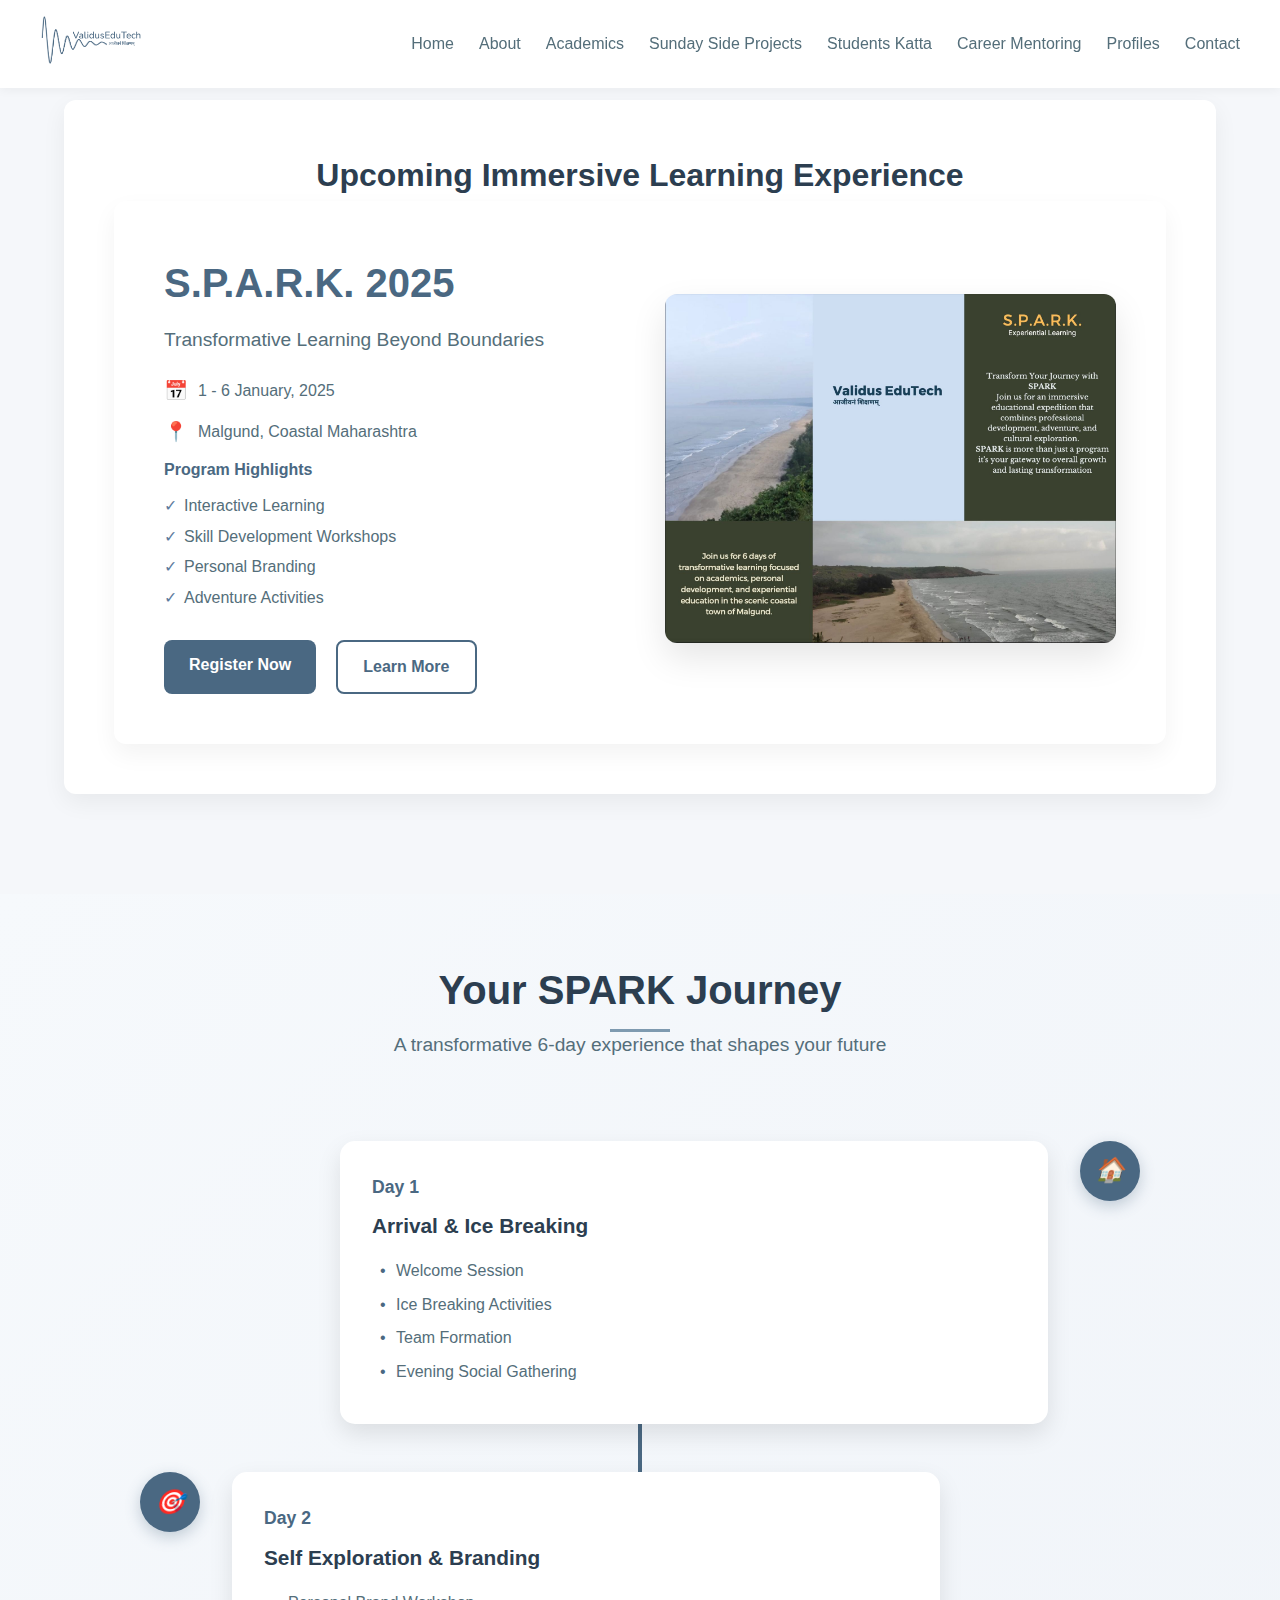
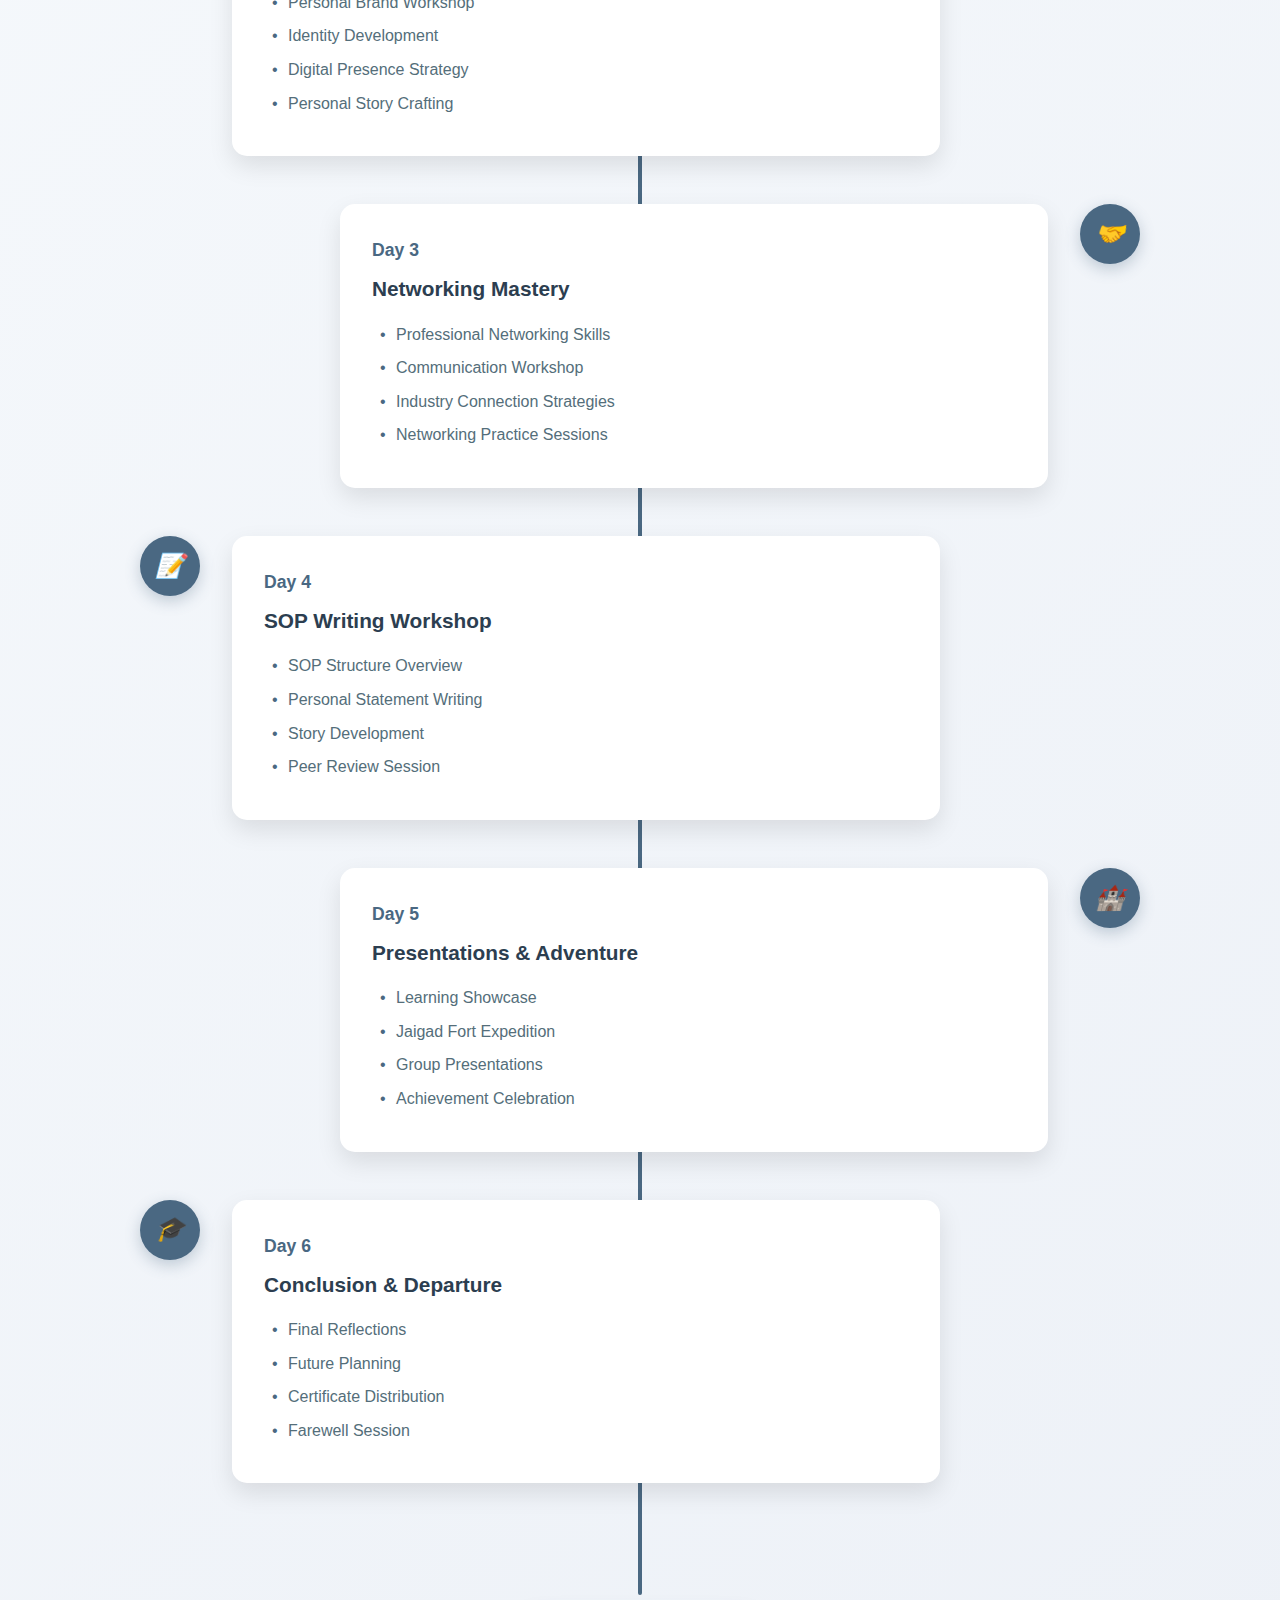
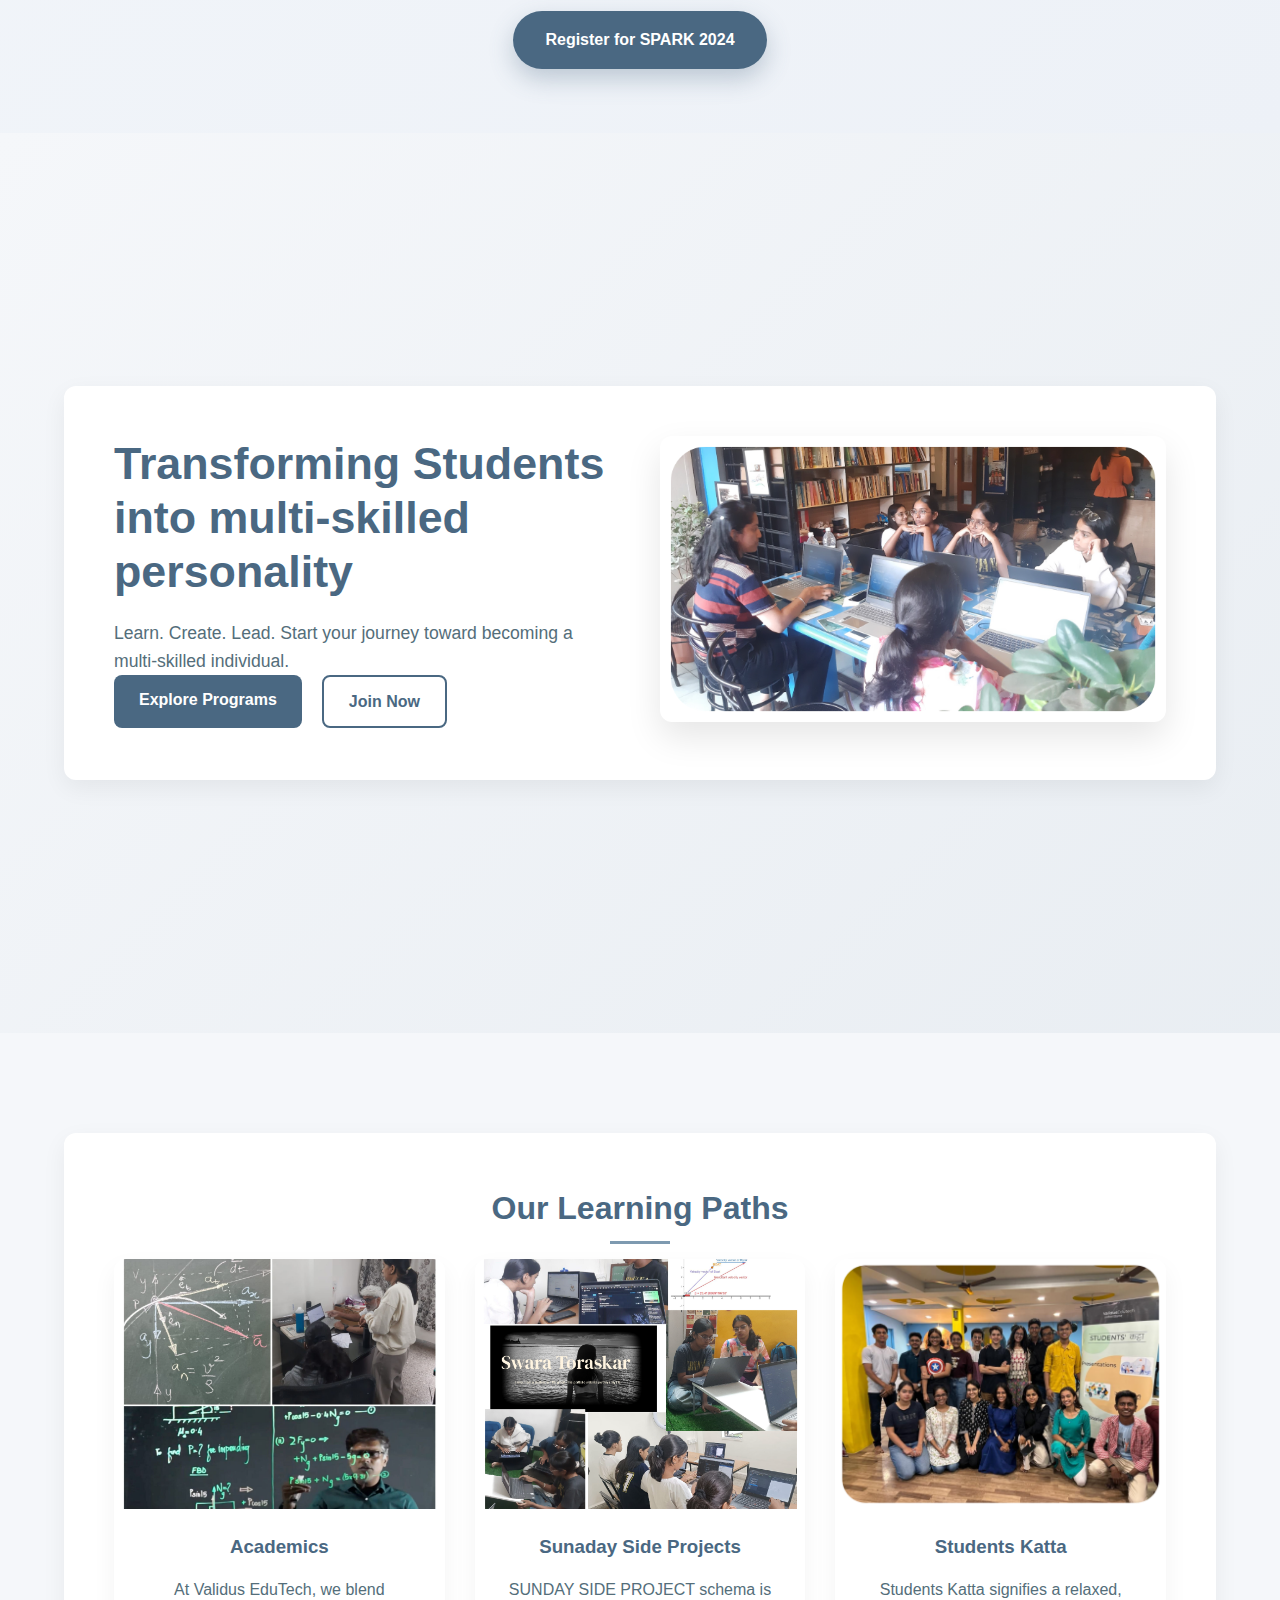
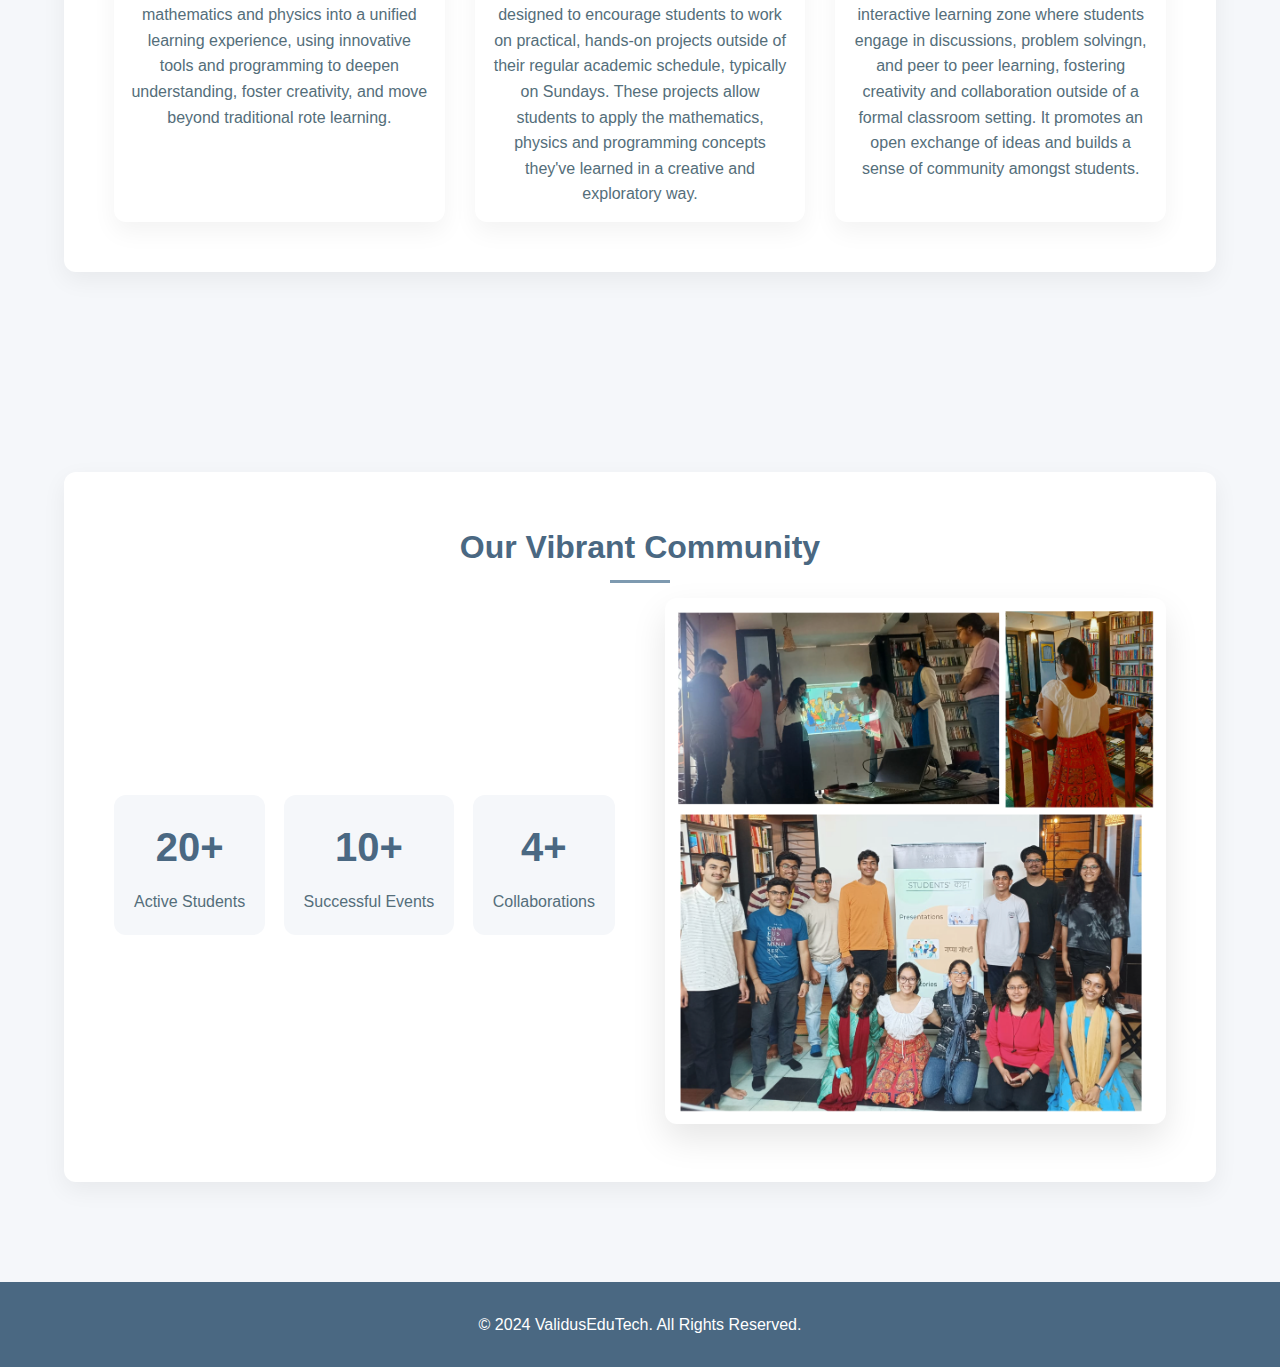
<file: index.html>
<!DOCTYPE html>
<html lang="en">
<head>
    <meta charset="UTF-8">
    <meta name="viewport" content="width=device-width, initial-scale=1.0">
    <title>ValidusEduTech - Development Center</title>
    <link rel="stylesheet" href="styles.css">
    <link rel="stylesheet" href="home.css">
    <link rel="stylesheet" href="upcoming_event.css">
</head>
<body>
    <header>
        <nav>
            <div class="logo">
                <img src="assests/logo.png" alt="ValidusEduTech Logo">
            </div>
            <label for="nav-toggle" class="nav-toggle-label">
                <span></span>
            </label>
            <ul class="nav-menu">
                <li><a href="index.html">Home</a></li>
                <li><a href="about.html">About</a></li>
                <li><a href="academics.html">Academics</a></li>
                <li><a href="ssp.html">Sunday Side Projects</a></li>
                <li><a href="sk.html">Students Katta</a></li>
                <li><a href="mentoring.html">Career Mentoring</a></li>
                <li><a href="profiles.html">Profiles</a></li>
                <li><a href="contact.html">Contact</a></li>
            </ul>
        </nav>
    </header>

    <main>
        <section id="upcoming-event" class="section">
            <div class="container">
                <h1>Upcoming Immersive Learning Experience</h1>
                <div class="event-showcase">
                    <div class="event-content">
                        <h3>S.P.A.R.K. 2025</h3>
                        <p class="event-tagline">Transformative Learning Beyond Boundaries</p>
                        <div class="event-details">
                            <div class="event-detail">
                                <span class="detail-icon">📅</span>
                                <span>1 - 6 January, 2025</span>
                            </div>
                            <div class="event-detail">
                                <span class="detail-icon">📍</span>
                                <span>Malgund, Coastal Maharashtra</span>
                            </div>
                            <div class="event-highlights">
                                <h4>Program Highlights</h4>
                                <ul>
                                    <li>Interactive Learning</li>
                                    <li>Skill Development Workshops</li>
                                    <li>Personal Branding</li>
                                    <li>Adventure Activities</li>
                                </ul>
                            </div>
                        </div>
                        <div class="event-cta">
                            <a href="contact.html" class="btn btn-primary">Register Now</a>
                            <a href="assests/SPARK.pdf" class="btn btn-secondary">Learn More</a>
                        </div>
                    </div>
                    <div class="event-image">
                        <img src="assests/event_01.jpeg" alt="SPARK 2024 Event">
                    </div>
                </div>
            </div>
        </section>

        <section class="timeline-section">
            <div class="container">
                <div class="timeline-header">
                    <h2 class="section-title">Your SPARK Journey</h2>
                    <p class="section-subtitle">A transformative 6-day experience that shapes your future</p>
                </div>
                
                <div class="timeline">
                    <div class="timeline-item">
                        <div class="timeline-content">
                            <div class="timeline-icon">
                                <i class="fas">🏠</i>
                            </div>
                            <div class="timeline-body">
                                <div class="timeline-date">Day 1</div>
                                <h3>Arrival & Ice Breaking</h3>
                                <ul>
                                    <li>Welcome Session</li>
                                    <li>Ice Breaking Activities</li>
                                    <li>Team Formation</li>
                                    <li>Evening Social Gathering</li>
                                </ul>
                            </div>
                        </div>
                    </div>
        
                    <div class="timeline-item">
                        <div class="timeline-content">
                            <div class="timeline-icon">
                                <i class="fas">🎯</i>
                            </div>
                            <div class="timeline-body">
                                <div class="timeline-date">Day 2</div>
                                <h3>Self Exploration & Branding</h3>
                                <ul>
                                    <li>Personal Brand Workshop</li>
                                    <li>Identity Development</li>
                                    <li>Digital Presence Strategy</li>
                                    <li>Personal Story Crafting</li>
                                </ul>
                            </div>
                        </div>
                    </div>
        
                    <div class="timeline-item">
                        <div class="timeline-content">
                            <div class="timeline-icon">
                                <i class="fas">🤝</i>
                            </div>
                            <div class="timeline-body">
                                <div class="timeline-date">Day 3</div>
                                <h3>Networking Mastery</h3>
                                <ul>
                                    <li>Professional Networking Skills</li>
                                    <li>Communication Workshop</li>
                                    <li>Industry Connection Strategies</li>
                                    <li>Networking Practice Sessions</li>
                                </ul>
                            </div>
                        </div>
                    </div>
        
                    <div class="timeline-item">
                        <div class="timeline-content">
                            <div class="timeline-icon">
                                <i class="fas">📝</i>
                            </div>
                            <div class="timeline-body">
                                <div class="timeline-date">Day 4</div>
                                <h3>SOP Writing Workshop</h3>
                                <ul>
                                    <li>SOP Structure Overview</li>
                                    <li>Personal Statement Writing</li>
                                    <li>Story Development</li>
                                    <li>Peer Review Session</li>
                                </ul>
                            </div>
                        </div>
                    </div>
        
                    <div class="timeline-item">
                        <div class="timeline-content">
                            <div class="timeline-icon">
                                <i class="fas">🏰</i>
                            </div>
                            <div class="timeline-body">
                                <div class="timeline-date">Day 5</div>
                                <h3>Presentations & Adventure</h3>
                                <ul>
                                    <li>Learning Showcase</li>
                                    <li>Jaigad Fort Expedition</li>
                                    <li>Group Presentations</li>
                                    <li>Achievement Celebration</li>
                                </ul>
                            </div>
                        </div>
                    </div>
        
                    <div class="timeline-item">
                        <div class="timeline-content">
                            <div class="timeline-icon">
                                <i class="fas">🎓</i>
                            </div>
                            <div class="timeline-body">
                                <div class="timeline-date">Day 6</div>
                                <h3>Conclusion & Departure</h3>
                                <ul>
                                    <li>Final Reflections</li>
                                    <li>Future Planning</li>
                                    <li>Certificate Distribution</li>
                                    <li>Farewell Session</li>
                                </ul>
                            </div>
                        </div>
                    </div>
                </div>
        
                <div class="timeline-cta">
                    <a href="#" class="cta-button">Register for SPARK 2024</a>
                </div>
            </div>
        </section>
        
        <section id="home" class="section hero-section">
            <div class="container">
                <div class="hero-content">
                    <h1>Transforming Students into multi-skilled personality</h1>
                    <p>Learn. Create. Lead. Start your journey toward becoming a multi-skilled individual.</p>
                    <div class="hero-cta">
                        <a href="#programs" class="btn btn-primary">Explore Programs</a>
                        <a href="contact.html" class="btn btn-secondary">Join Now</a>
                    </div>
                </div>
                <div class="hero-image">
                    <img src="assests/home_02.png" alt="Developers Collaborating">
                </div>
            </div>
        </section>

        <section id="programs" class="section">
            <div class="container">
                <h2>Our Learning Paths</h2>
                <div class="program-grid">
                    <div class="program-card">
                        <img src="assests/home_03.png" alt="Web Development">
                        <h3>Academics</h3>
                        <p>At Validus EduTech, we blend mathematics and physics into a unified learning experience, using innovative tools and programming to deepen understanding, foster creativity, and move beyond traditional rote learning.
                        </p>
                    </div>
                    <div class="program-card">
                        <img src="assests/home_01.png" alt="Mobile Development">
                        <h3>Sunaday Side Projects</h3>
                        <p>SUNDAY SIDE PROJECT schema is designed to encourage students to work on practical, hands-on projects outside of their regular academic schedule, typically on Sundays. These projects allow students to apply the mathematics, physics and programming concepts they've learned in a creative and exploratory way.</p>
                    </div>
                    <div class="program-card">
                        <img src="assests/home_05.png" alt="AI & Machine Learning">
                        <h3>Students Katta</h3>
                        <p>Students Katta signifies a relaxed, interactive learning zone where students engage in discussions, problem solvingn, and peer to peer learning, fostering creativity and collaboration outside of a formal classroom setting. It promotes an open exchange of ideas and builds a sense of community amongst students.</p>
                    </div>
                </div>
            </div>
        </section>

        <section id="community" class="section">
            <div class="container">
                <h2>Our Vibrant Community</h2>
                <div class="community-showcase">
                    <div class="community-stats">
                        <div class="stat-item">
                            <h3>20+</h3>
                            <p>Active Students</p>
                        </div>
                        <div class="stat-item">
                            <h3>10+</h3>
                            <p>Successful Events</p>
                        </div>
                        <div class="stat-item">
                            <h3>4+</h3>
                            <p>Collaborations</p>
                        </div>
                    </div>
                    <div class="community-image">
                        <img src="assests/home_04.png" alt="ValidusEduTech Community">
                    </div>
                </div>
            </div>
        </section>
    </main>

    <footer>
        <div class="container">
            © 2024 ValidusEduTech. All Rights Reserved.
        </div>
    </footer>

    <script src="script.js"></script>
    <script src="upcoming_event.js"></script>
</body>
</html>
</file>
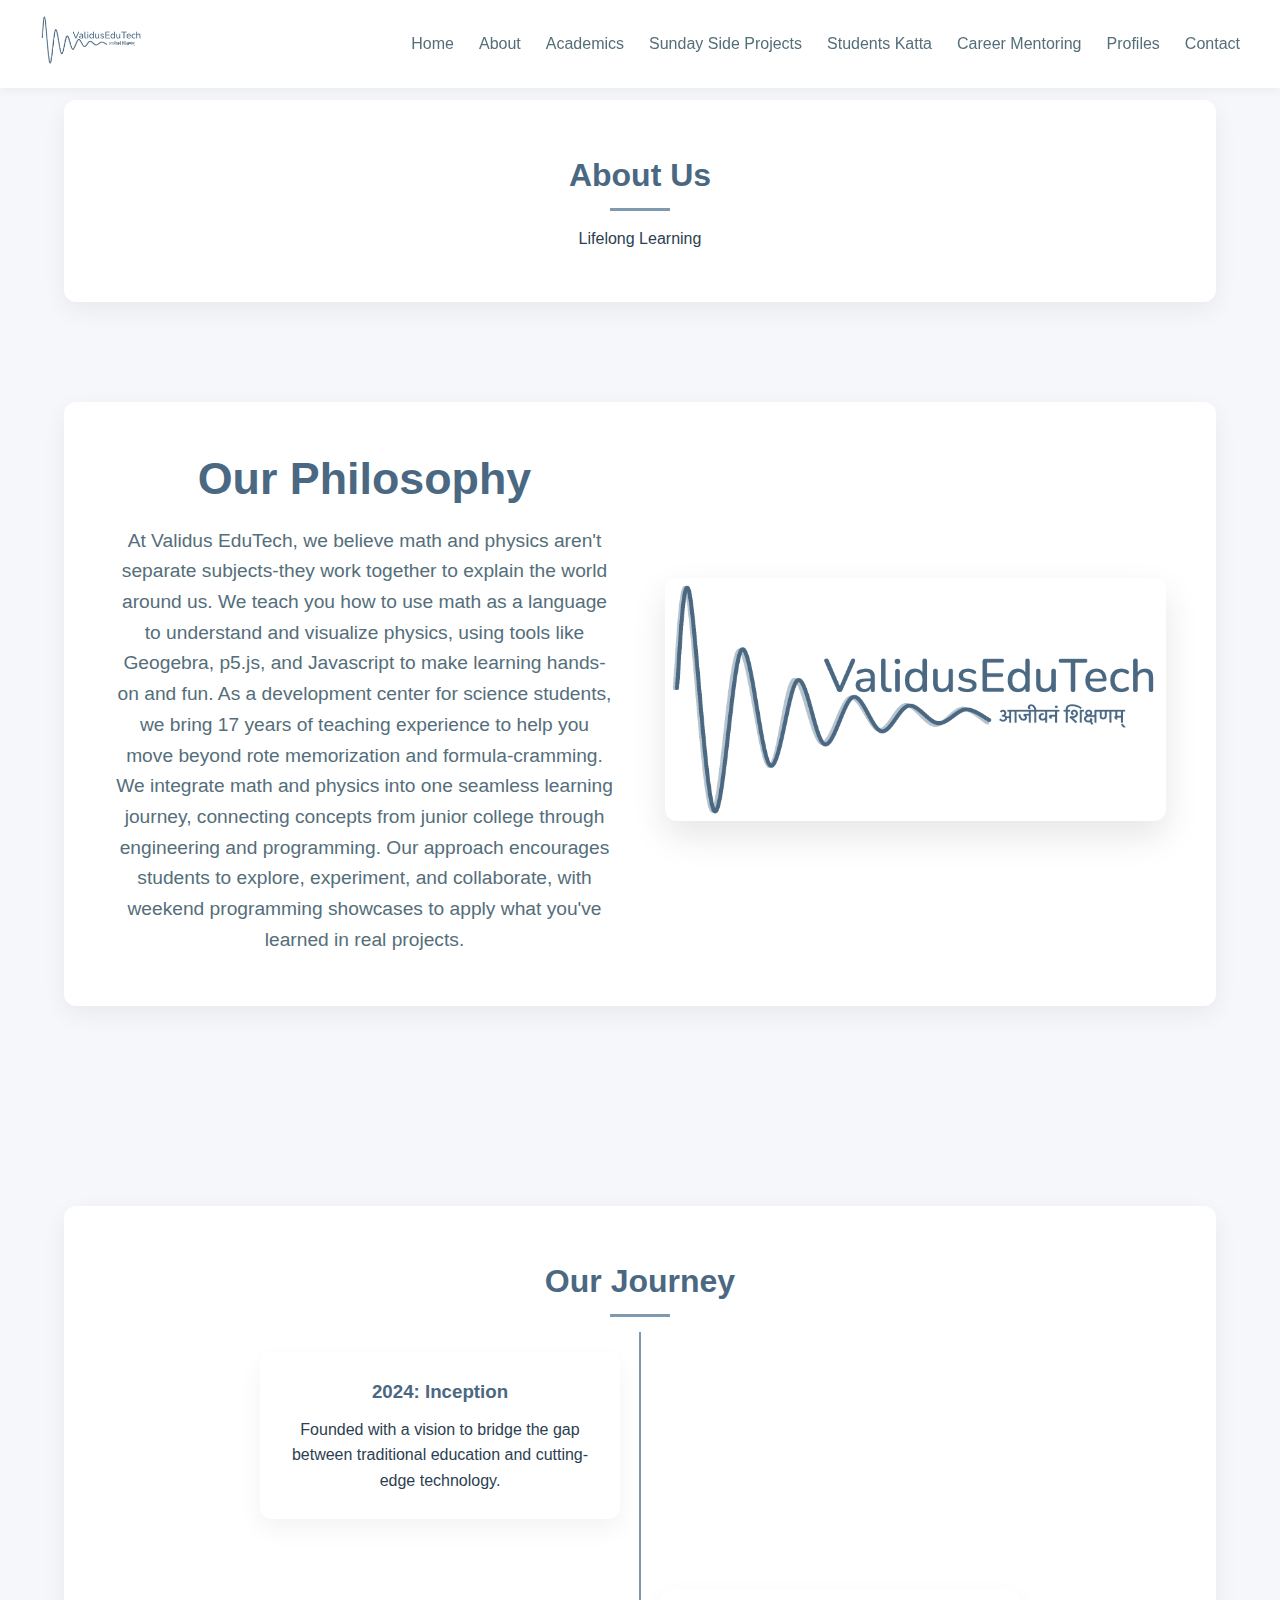
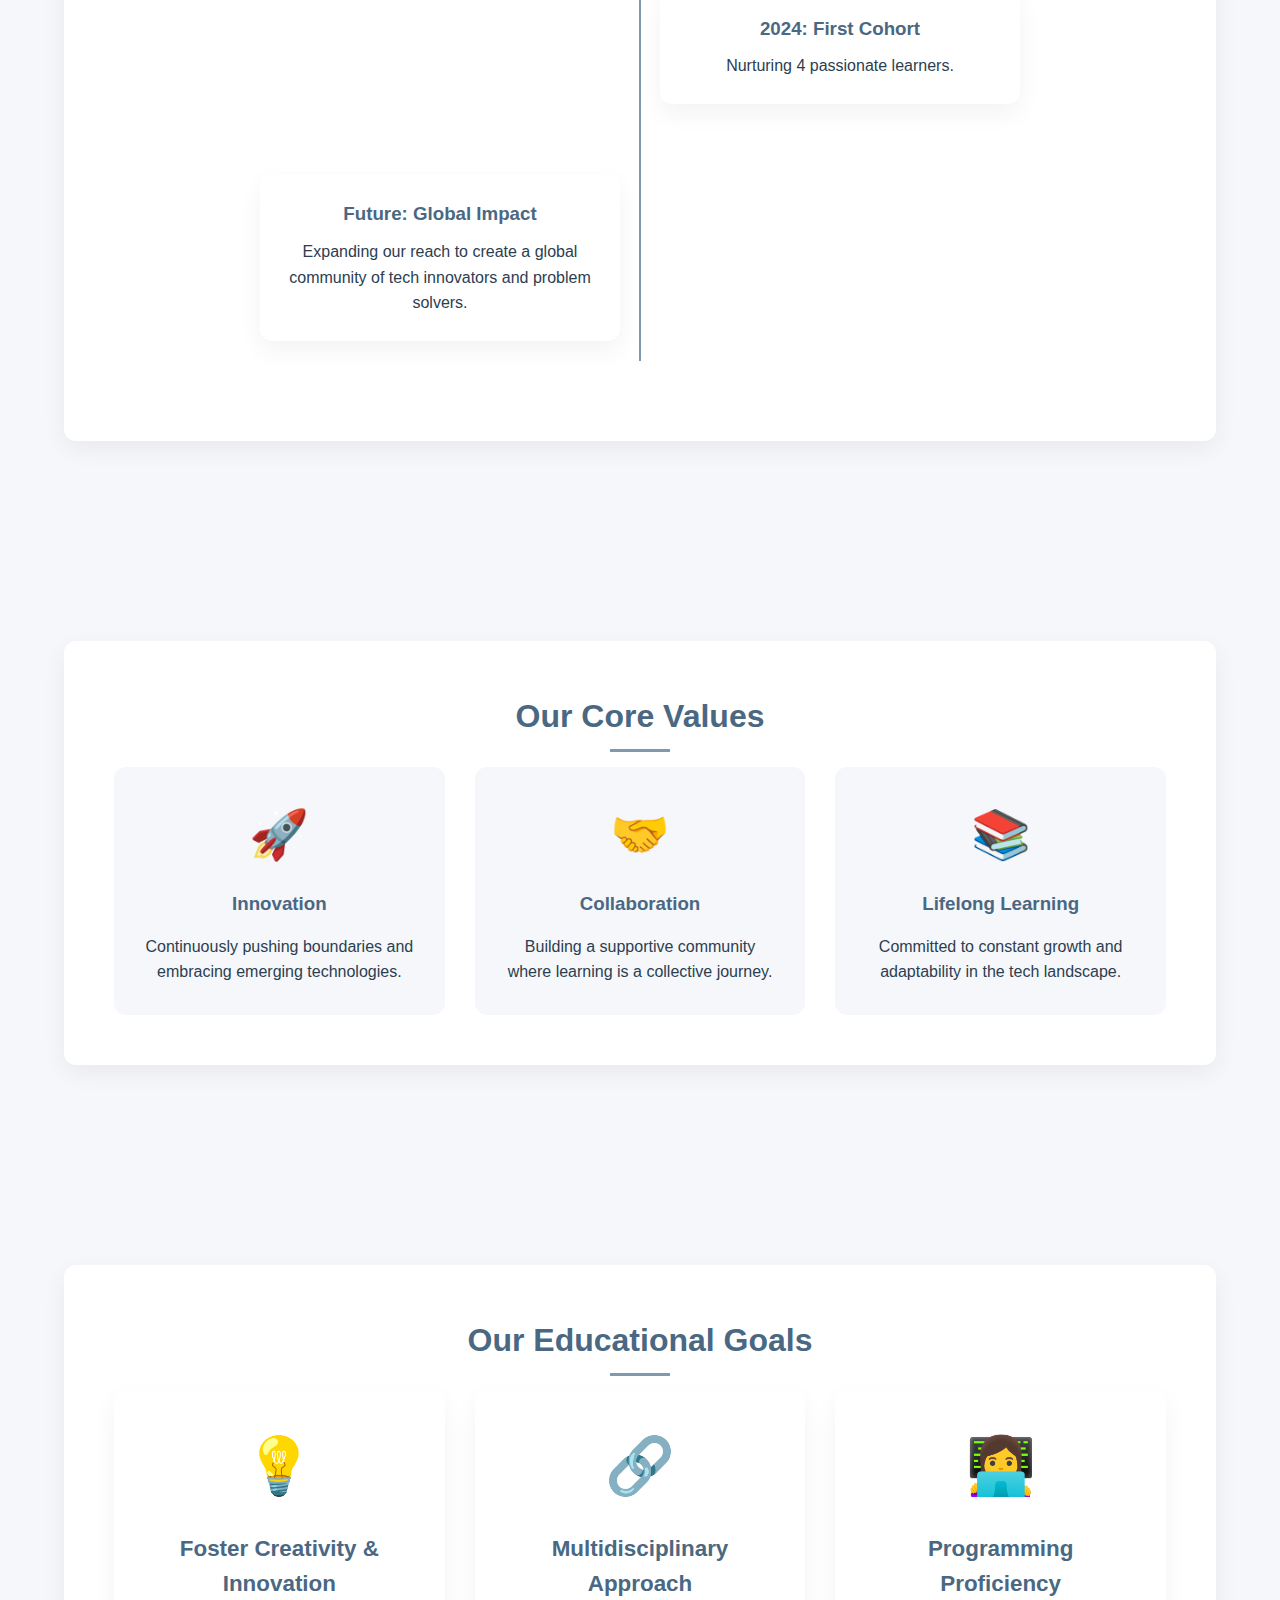
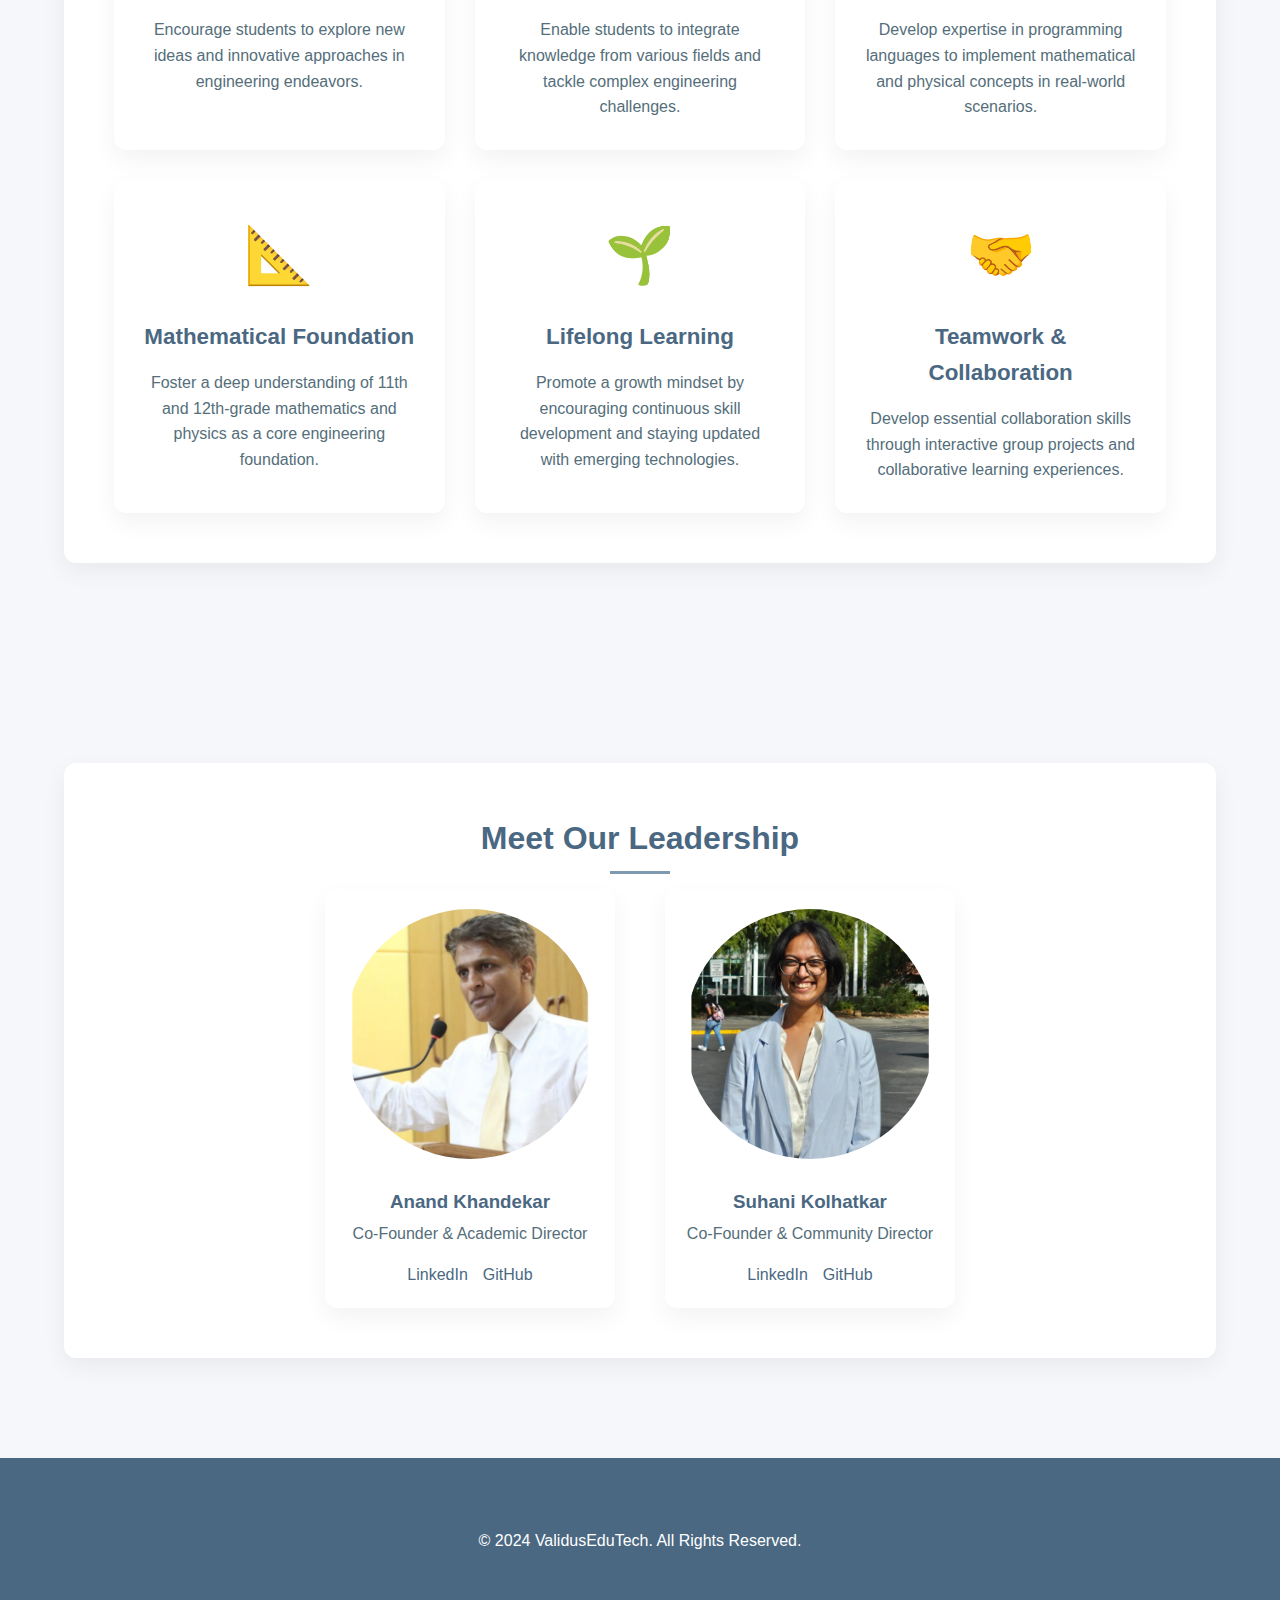
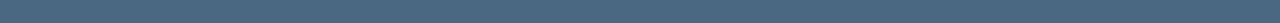
<file: about.html>
<!DOCTYPE html>
<html lang="en">
<head>
    <meta charset="UTF-8">
    <meta name="viewport" content="width=device-width, initial-scale=1.0">
    <title>About ValidusEduTech - Empowering Future Developers</title>
    <link rel="stylesheet" href="styles.css">
    <link rel="stylesheet" href="about.css">
</head>
<body>
    <header>
        <nav>
            <div class="logo">
                <img src="assests/logo.png" alt="ValidusEduTech Logo">
            </div>
            <ul class="nav-menu">
                <li><a href="index.html">Home</a></li>
                <li><a href="about.html">About</a></li>
                <li><a href="academics.html">Academics</a></li>
                <li><a href="ssp.html">Sunday Side Projects</a></li>
                <li><a href="sk.html">Students Katta</a></li>
                <li><a href="mentoring.html">Career Mentoring</a></li>
                <li><a href="profiles.html">Profiles</a></li>
                <li><a href="contact.html">Contact</a></li>
            </ul>
        </nav>
    </header>

    <main>
        <section id="hero-about" class="section">
            <div class="about-container container">
                <h2>About Us</h2>
                <p>Lifelong Learning</p>
            </div>
            <div class="container">
                <div class="about-hero">
                    <div class="about-hero-content">
                        <h1>Our Philosophy</h1>
                        <p>At Validus EduTech, we believe math and physics aren't separate subjects-they work together to explain the world around us. We teach you how to use math as a language to understand and visualize physics, using tools like Geogebra, p5.js, and Javascript to make learning hands-on and fun.

                            As a development center for science students, we bring 17 years of teaching experience to help you move beyond rote memorization and formula-cramming. We integrate math and physics into one seamless learning journey, connecting concepts from junior college through engineering and programming. Our approach encourages students to explore, experiment, and collaborate, with weekend programming showcases to apply what you've learned in real projects.</p>
                    </div>
                    <div class="about-hero-image">
                        <img src="assests/logo.png" alt="ValidusEduTech Mission">
                    </div>
                </div>
            </div>
        </section>

        <section id="our-journey" class="section">
            <div class="container">
                <h2>Our Journey</h2>
                <div class="journey-timeline">
                    <div class="timeline-item">
                        <div class="timeline-content">
                            <h3>2024: Inception</h3>
                            <p>Founded with a vision to bridge the gap between traditional education and cutting-edge technology.</p>
                        </div>
                    </div>
                    <div class="timeline-item">
                        <div class="timeline-content">
                            <h3>2024: First Cohort</h3>
                            <p>Nurturing 4 passionate learners.</p>
                        </div>
                    </div>
                    <div class="timeline-item">
                        <div class="timeline-content">
                            <h3>Future: Global Impact</h3>
                            <p>Expanding our reach to create a global community of tech innovators and problem solvers.</p>
                        </div>
                    </div>
                </div>
            </div>
        </section>

        <section id="core-values" class="section">
            <div class="container">
                <h2>Our Core Values</h2>
                <div class="values-grid">
                    <div class="value-card">
                        <div class="value-icon">🚀</div>
                        <h3>Innovation</h3>
                        <p>Continuously pushing boundaries and embracing emerging technologies.</p>
                    </div>
                    <div class="value-card">
                        <div class="value-icon">🤝</div>
                        <h3>Collaboration</h3>
                        <p>Building a supportive community where learning is a collective journey.</p>
                    </div>
                    <div class="value-card">
                        <div class="value-icon">📚</div>
                        <h3>Lifelong Learning</h3>
                        <p>Committed to constant growth and adaptability in the tech landscape.</p>
                    </div>
                </div>
            </div>
        </section>
        <section id="our-goals" class="section">
            <div class="container">
                <h2>Our Educational Goals</h2>
                <div class="goals-grid">
                    <div class="goal-card">
                        <div class="goal-icon">💡</div>
                        <div class="goal-content">
                            <h3>Foster Creativity & Innovation</h3>
                            <p>Encourage students to explore new ideas and innovative approaches in engineering endeavors.</p>
                        </div>
                    </div>
                    <div class="goal-card">
                        <div class="goal-icon">🔗</div>
                        <div class="goal-content">
                            <h3>Multidisciplinary Approach</h3>
                            <p>Enable students to integrate knowledge from various fields and tackle complex engineering challenges.</p>
                        </div>
                    </div>
                    <div class="goal-card">
                        <div class="goal-icon">👩‍💻</div>
                        <div class="goal-content">
                            <h3>Programming Proficiency</h3>
                            <p>Develop expertise in programming languages to implement mathematical and physical concepts in real-world scenarios.</p>
                        </div>
                    </div>
                    <div class="goal-card">
                        <div class="goal-icon">📐</div>
                        <div class="goal-content">
                            <h3>Mathematical Foundation</h3>
                            <p>Foster a deep understanding of 11th and 12th-grade mathematics and physics as a core engineering foundation.</p>
                        </div>
                    </div>
                    <div class="goal-card">
                        <div class="goal-icon">🌱</div>
                        <div class="goal-content">
                            <h3>Lifelong Learning</h3>
                            <p>Promote a growth mindset by encouraging continuous skill development and staying updated with emerging technologies.</p>
                        </div>
                    </div>
                    <div class="goal-card">
                        <div class="goal-icon">🤝</div>
                        <div class="goal-content">
                            <h3>Teamwork & Collaboration</h3>
                            <p>Develop essential collaboration skills through interactive group projects and collaborative learning experiences.</p>
                        </div>
                    </div>
                </div>
            </div>
        </section>
        <section id="leadership" class="section">
            <div class="container">
                <h2>Meet Our Leadership</h2>
                <div class="leadership-grid">
                    <div class="leader-card">
                        <img src="assests/about_02.png" alt="Founder">
                        <div class="leader-info">
                            <h3>Anand Khandekar</h3>
                            <p>Co-Founder & Academic Director</p>
                            <div class="leader-socials">
                                <a href="https://www.linkedin.com/in/therunningprofessor/?originalSubdomain=in" class="social-icon">LinkedIn</a>
                                <a href="#" class="social-icon">GitHub</a>
                            </div>
                        </div>
                    </div>
                    <div class="leader-card">
                        <img src="assests/about_01.png" alt="Academic Director">
                        <div class="leader-info">
                            <h3>Suhani Kolhatkar</h3>
                            <p>Co-Founder & Community Director</p>
                            <div class="leader-socials">
                                <a href="https://www.linkedin.com/in/suhani-kolhatkar/?originalSubdomain=in" class="social-icon">LinkedIn</a>
                                <a href="#" class="social-icon">GitHub</a>
                            </div>
                        </div>
                    </div>
                </div>
            </div>
        </section>
    </main>

    <footer>
        <div class="container">
            © 2024 ValidusEduTech. All Rights Reserved.
        </div>
    </footer>

    <script src="script.js"></script>
</body>
</html>
</file>
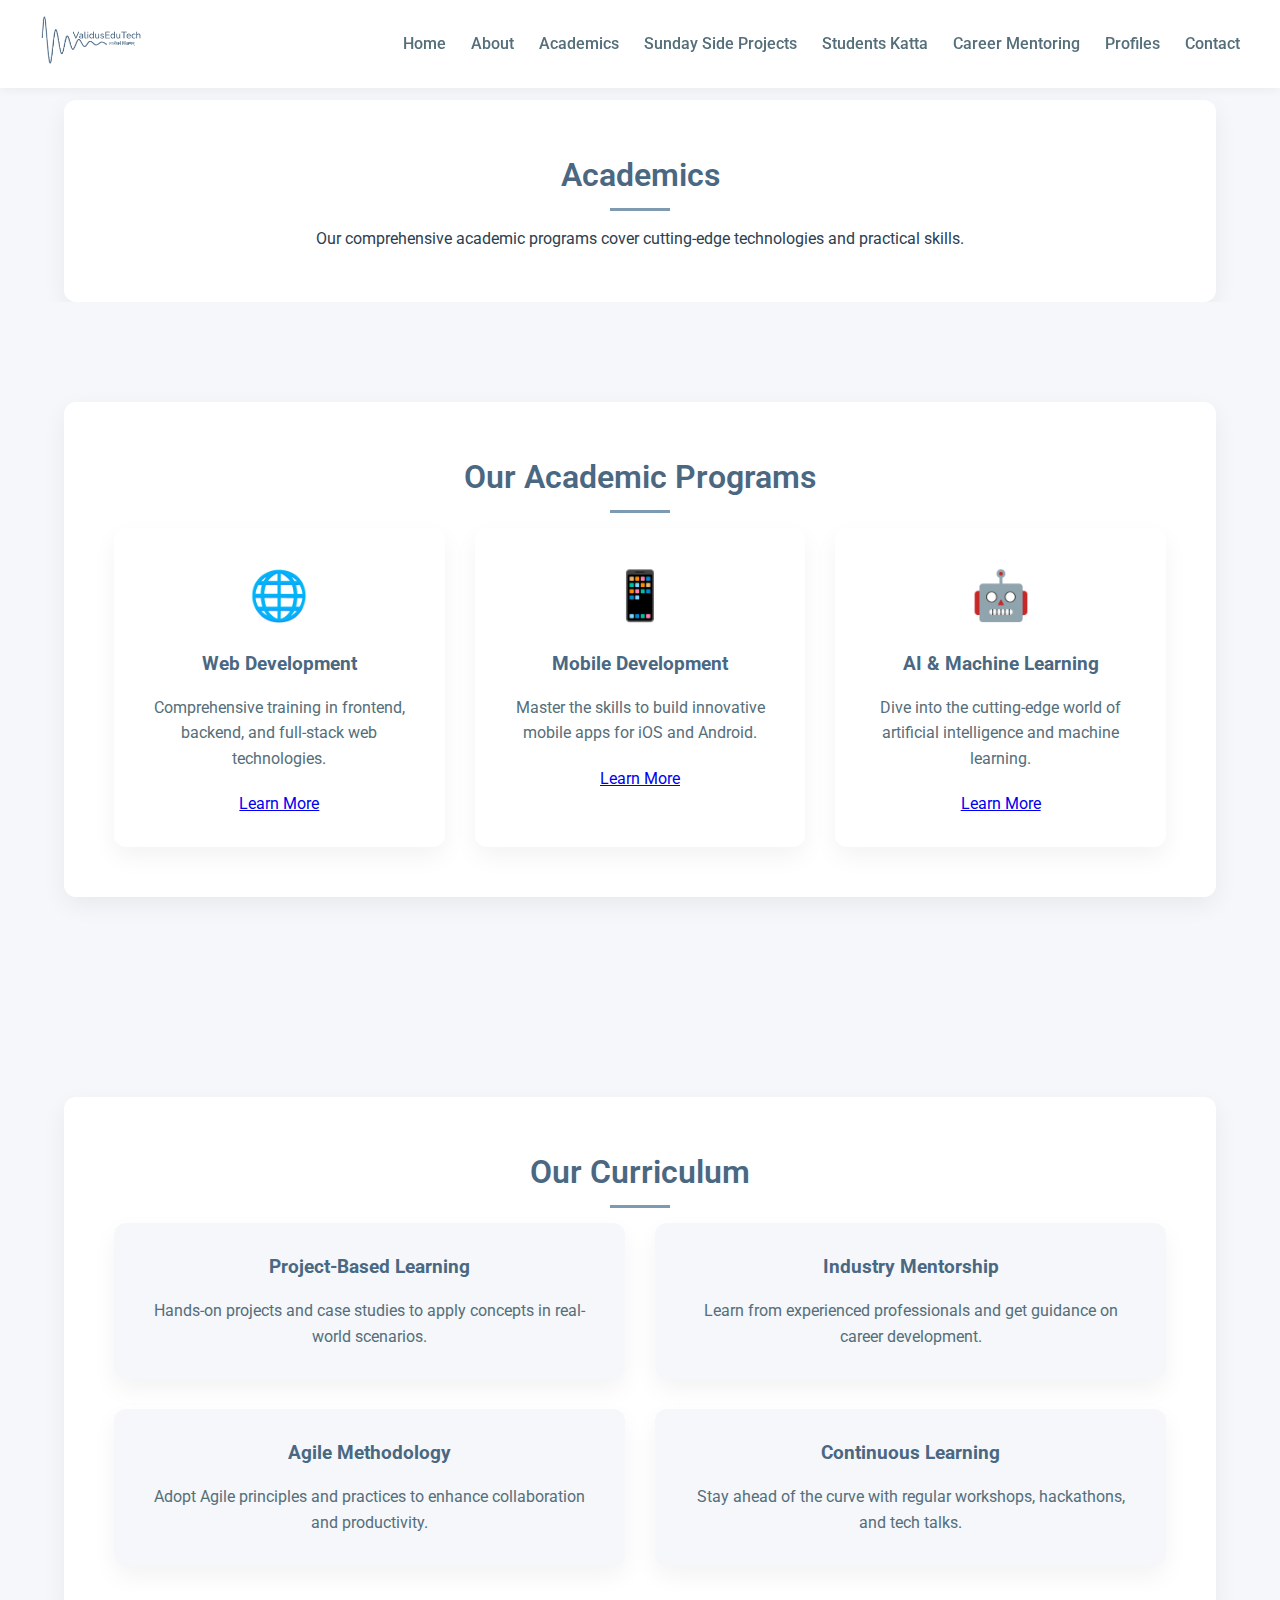
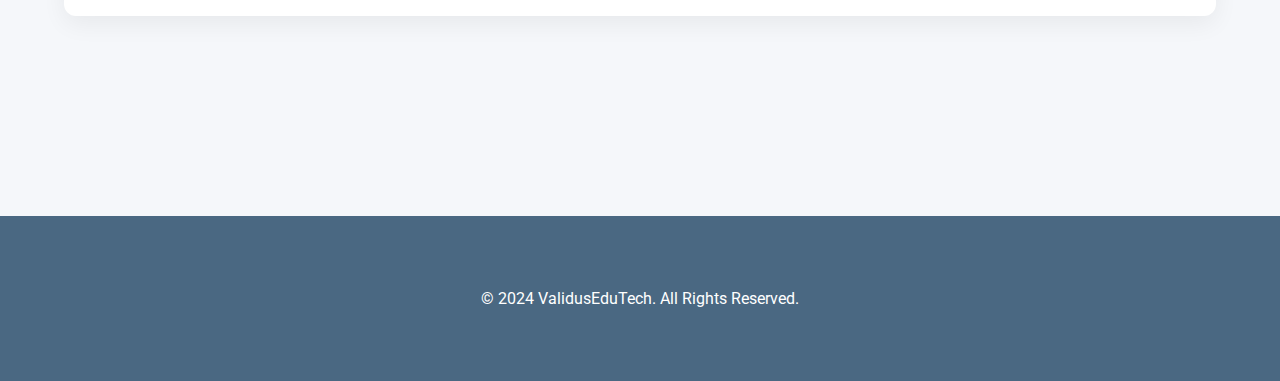
<file: academics.html>
<!DOCTYPE html>
<html lang="en">
<head>
    <meta charset="UTF-8">
    <meta name="viewport" content="width=device-width, initial-scale=1.0">
    <title>ValidusEduTech - Development Center</title>
    <link rel="stylesheet" href="styles.css">
    <link rel="stylesheet" href="academics.css">
    <link href="https://fonts.googleapis.com/css2?family=Roboto:wght@300;400;700&display=swap" rel="stylesheet">
</head>
<body>
    <header>
        <nav>
            <div class="logo">
                <img src="/assests/logo.png" alt="ValidusEduTech Logo">
            </div>
            <label for="nav-toggle" class="nav-toggle-label">
                <span></span>
            </label>
            <ul class="nav-menu">
                <li><a href="index.html">Home</a></li>
                <li><a href="about.html">About</a></li>
                <li><a href="academics.html">Academics</a></li>
                <li><a href="ssp.html">Sunday Side Projects</a></li>
                <li><a href="sk.html">Students Katta</a></li>
                <li><a href="mentoring.html">Career Mentoring</a></li>
                <li><a href="profiles.html">Profiles</a></li>
                <li><a href="contact.html">Contact</a></li>
            </ul>
        </nav>
    </header>

    <main>
        <section id="academics" class="section">
            <div class="container">
                <h2>Academics</h2>
                <p>Our comprehensive academic programs cover cutting-edge technologies and practical skills.</p>
            </div>
            <section id="academics" class="section">
                <div class="container">
                    <h2>Our Academic Programs</h2>
                    <div class="academics-grid">
                        <div class="academics-card">
                            <div class="academics-icon">🌐</div>
                            <h3>Web Development</h3>
                            <p>Comprehensive training in frontend, backend, and full-stack web technologies.</p>
                            <a href="#" class="btn btn-primary">Learn More</a>
                        </div>
                        <div class="academics-card">
                            <div class="academics-icon">📱</div>
                            <h3>Mobile Development</h3>
                            <p>Master the skills to build innovative mobile apps for iOS and Android.</p>
                            <a href="#" class="btn btn-primary">Learn More</a>
                        </div>
                        <div class="academics-card">
                            <div class="academics-icon">🤖</div>
                            <h3>AI & Machine Learning</h3>
                            <p>Dive into the cutting-edge world of artificial intelligence and machine learning.</p>
                            <a href="#" class="btn btn-primary">Learn More</a>
                        </div>
                    </div>
                </div>
            </section>
    
            <section id="curriculum" class="section">
                <div class="container">
                    <h2>Our Curriculum</h2>
                    <div class="curriculum-content">
                        <div class="curriculum-item">
                            <h3>Project-Based Learning</h3>
                            <p>Hands-on projects and case studies to apply concepts in real-world scenarios.</p>
                        </div>
                        <div class="curriculum-item">
                            <h3>Industry Mentorship</h3>
                            <p>Learn from experienced professionals and get guidance on career development.</p>
                        </div>
                        <div class="curriculum-item">
                            <h3>Agile Methodology</h3>
                            <p>Adopt Agile principles and practices to enhance collaboration and productivity.</p>
                        </div>
                        <div class="curriculum-item">
                            <h3>Continuous Learning</h3>
                            <p>Stay ahead of the curve with regular workshops, hackathons, and tech talks.</p>
                        </div>
                    </div>
                </div>
        </section>
    </main>

    <footer>
        <div class="container">
            <p>&copy; 2024 ValidusEduTech. All Rights Reserved.</p>
        </div>
    </footer>

    <script src="script.js"></script>
</body>
</html>
</file>
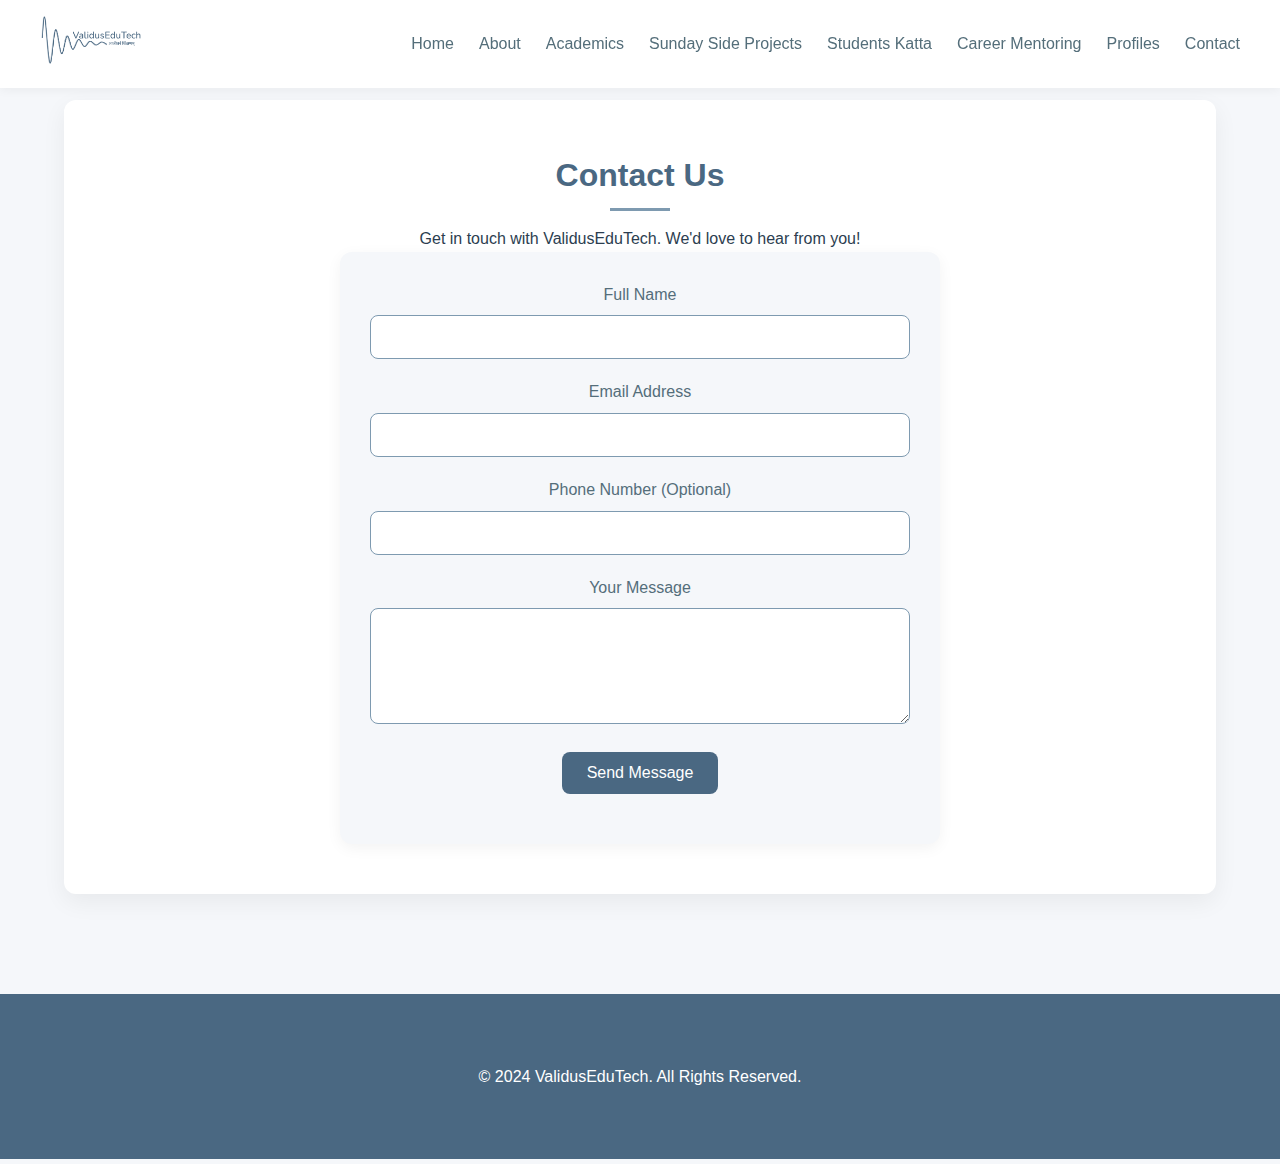
<file: contact.html>
<!DOCTYPE html>
<html lang="en">
<head>
    <meta charset="UTF-8">
    <meta name="viewport" content="width=device-width, initial-scale=1.0">
    <title>Contact Us - ValidusEduTech</title>
    <link rel="stylesheet" href="styles.css">
    <link rel="stylesheet" href="forms.css">
</head>
<body>
    <header>
        <nav>
            <div class="logo">
                <img src="/assests/logo.png" alt="ValidusEduTech Logo">
            </div>
            <label for="nav-toggle" class="nav-toggle-label">
                <span></span>
            </label>
            <ul class="nav-menu">
                <li><a href="index.html">Home</a></li>
                <li><a href="about.html">About</a></li>
                <li><a href="academics.html">Academics</a></li>
                <li><a href="ssp.html">Sunday Side Projects</a></li>
                <li><a href="sk.html">Students Katta</a></li>
                <li><a href="mentoring.html">Career Mentoring</a></li>
                <li><a href="profiles.html">Profiles</a></li>
                <li><a href="contact.html">Contact</a></li>
            </ul>
        </nav>
    </header>

    <main>
        <section id="contact" class="section">
            <div class="container">
                <h2>Contact Us</h2>
                <p>Get in touch with ValidusEduTech. We'd love to hear from you!</p>

                <form class="contact-form">
                    <div class="form-group">
                        <label for="name">Full Name</label>
                        <input type="text" id="name" name="name" required>
                    </div>

                    <div class="form-group">
                        <label for="email">Email Address</label>
                        <input type="email" id="email" name="email" required>
                    </div>

                    <div class="form-group">
                        <label for="phone">Phone Number (Optional)</label>
                        <input type="tel" id="phone" name="phone">
                    </div>

                    <div class="form-group">
                        <label for="message">Your Message</label>
                        <textarea id="message" name="message" rows="5" required></textarea>
                    </div>

                    <div class="form-group">
                        <button type="submit" class="submit-btn">Send Message</button>
                    </div>
                </form>
            </div>
        </section>
    </main>

    <footer>
        <div class="container">
            © 2024 ValidusEduTech. All Rights Reserved.
        </div>
    </footer>

    <script src="script.js"></script>
</body>
</html>
</file>
<file: styles.css>
/* Mild and Professional Color Palette */
:root {
    --primary-color: #4A6882;      /* Soft slate blue */
    --secondary-color: #7E9AB0;    /* Muted blue-gray */
    --background-light: #F5F7FA;   /* Soft off-white */
    --text-primary: #2C3E50;        /* Deep navy */
    --text-secondary: #546E7A;     /* Subdued gray-blue */
    --accent-color: #5D7B9D;       /* Soft muted blue */
    --white: #FFFFFF;
}

/* Reset and Base Styles */
* {
    margin: 0;
    padding: 0;
    box-sizing: border-box;
}

body {
    font-family: 'Inter', 'Roboto', sans-serif;
    line-height: 1.6;
    color: var(--text-primary);
    background-color: var(--background-light);
    text-rendering: optimizeLegibility;
    -webkit-font-smoothing: antialiased;
}

/* Smooth Scrolling and Typography */
html {
    scroll-behavior: smooth;
}

/* Container */
.container {
    width: 90%;
    max-width: 1200px;
    margin: 0 auto;
    padding: 40px 20px;
}

/* Navigation Styles */
header {
    background-color: var(--white);
    color: var(--text-primary);
    position: fixed;
    width: 100%;
    top: 0;
    z-index: 1000;
    box-shadow: 0 2px 10px rgba(0,0,0,0.05);
}

.logo img {
    height: 50px;
}

nav {
    display: flex;
    justify-content: space-between;
    align-items: center;
    padding: 15px 40px;
    max-width: 1400px;
    margin: 0 auto;
}

.nav-menu {
    display: flex;
    list-style: none;
    align-items: center;
}

.nav-menu li {
    margin-left: 25px;
}

.nav-menu a {
    text-decoration: none;
    color: var(--text-secondary);
    font-weight: 500;
    transition: all 0.3s ease;
    position: relative;
    padding-bottom: 5px;
}

.nav-menu a::after {
    content: '';
    position: absolute;
    width: 0;
    height: 2px;
    bottom: 0;
    left: 50%;
    background-color: var(--primary-color);
    transition: width 0.3s ease, left 0.3s ease;
}

.nav-menu a:hover {
    color: var(--primary-color);
}

.nav-menu a:hover::after {
    width: 100%;
    left: 0;
}

/* Sections */
.section {
    padding: 100px 0;
    text-align: center;
    position: relative;
    overflow: hidden;
}

#home {
    background-color: var(--background-light);
    color: var(--text-primary);
    display: flex;
    align-items: center;
    justify-content: center;
    min-height: 100vh;
}

#home h1 {
    font-size: 2.8rem;
    margin-bottom: 20px;
    color: var(--primary-color);
}

#home p {
    font-size: 1.1rem;
    max-width: 700px;
    margin: 0 auto;
    color: var(--text-secondary);
}

#about, #profiles { 
    background-color: var(--white); 
}

#academics, #students-katta { 
    background-color: var(--background-light); 
}

#sunday-projects {
    background-color: rgba(74,104,130,0.05);
}

/* Card-like Section Styles */
.section .container {
    background-color: var(--white);
    border-radius: 12px;
    box-shadow: 0 8px 25px rgba(0,0,0,0.06);
    padding: 50px;
}

/* Section Headings */
h2 {
    font-size: 2rem;
    font-weight: 600;
    color: var(--primary-color);
    margin-bottom: 25px;
    position: relative;
}

h2::after {
    content: '';
    position: absolute;
    bottom: -10px;
    left: 50%;
    transform: translateX(-50%);
    width: 60px;
    height: 3px;
    background-color: var(--secondary-color);
}

/* Footer */
footer {
    background-color: var(--primary-color);
    color: var(--white);
    text-align: center;
    padding: 30px 0;
}

/* Responsive Design */
@media screen and (max-width: 768px) {
    nav {
        padding: 15px 20px;
    }

    .nav-menu {
        position: absolute;
        top: 100%;
        left: 0;
        right: 0;
        flex-direction: column;
        background-color: var(--white);
        box-shadow: 0 2px 10px rgba(0,0,0,0.1);
        transform: scale(1, 0);
        transform-origin: top;
        transition: transform 400ms ease-in-out;
    }

    .nav-menu li {
        margin: 15px 0;
        text-align: center;
    }

    .nav-toggle-label {
        display: block;
        position: absolute;
        top: 0;
        right: 0;
        margin-right: 20px;
        height: 100%;
        display: flex;
        align-items: center;
    }

    /* Hamburger Menu Icon */
    .nav-toggle-label span,
    .nav-toggle-label span::before,
    .nav-toggle-label span::after {
        display: block;
        background: var(--text-primary);
        height: 2px;
        width: 25px;
        border-radius: 2px;
        position: relative;
    }

    .nav-toggle-label span::before,
    .nav-toggle-label span::after {
        content: '';
        position: absolute;
    }

    .nav-toggle-label span::before { bottom: 8px; }
    .nav-toggle-label span::after { top: 8px; }
}

/* Typography Responsiveness */
@media screen and (max-width: 768px) {
    h1 {
        font-size: 2.2rem;
    }

    h2 {
        font-size: 1.7rem;
    }
}

/* Subtle Animations */
@keyframes subtle-rise {
    from { 
        opacity: 0;
        transform: translateY(20px);
    }
    to { 
        opacity: 1;
        transform: translateY(0);
    }
}

.section .container {
    animation: subtle-rise 0.8s ease-out;
}
</file>
<file: home.css>
/* Hero Section Styling */
.hero-section {
    display: flex;
    align-items: center;
    min-height: 100vh;
    background: linear-gradient(135deg, var(--background-light) 0%, rgba(126, 154, 176, 0.1) 100%);
}

.hero-section .container {
    display: flex;
    align-items: center;
    justify-content: space-between;
}

.hero-content {
    flex: 1;
    padding-right: 40px;
    text-align: left;
}

.hero-content h1 {
    font-size: 3rem;
    color: var(--primary-color);
    margin-bottom: 20px;
    line-height: 1.2;
}

.hero-content p {
    font-size: 1.2rem;
    color: var(--text-secondary);
    margin-bottom: 30px;
}

.hero-image {
    flex: 1;
}

.hero-image img {
    max-width: 100%;
    border-radius: 12px;
    box-shadow: 0 15px 35px rgba(0,0,0,0.1);
}

.hero-cta {
    display: flex;
    gap: 20px;
}

.btn {
    display: inline-block;
    padding: 12px 25px;
    border-radius: 8px;
    text-decoration: none;
    font-weight: 600;
    transition: all 0.3s ease;
}

.btn-primary {
    background-color: var(--primary-color);
    color: var(--white);
}

.btn-secondary {
    background-color: transparent;
    color: var(--primary-color);
    border: 2px solid var(--primary-color);
}

.btn-primary:hover {
    background-color: var(--accent-color);
}

.btn-secondary:hover {
    background-color: var(--primary-color);
    color: var(--white);
}

/* Programs Section */
.program-grid {
    display: flex;
    justify-content: space-between;
    gap: 30px;
}

.program-card {
    flex: 1;
    background-color: var(--white);
    border-radius: 12px;
    overflow: hidden;
    box-shadow: 0 10px 25px rgba(0,0,0,0.05);
    transition: transform 0.3s ease;
}

.program-card:hover {
    transform: translateY(-10px);
}

.program-card img {
    width: 100%;
    height: 250px;
    object-fit: cover;
}

.program-card h3 {
    padding: 15px;
    color: var(--primary-color);
}

.program-card p {
    padding: 0 15px 15px;
    color: var(--text-secondary);
}

/* Community Section */
.community-showcase {
    display: flex;
    align-items: center;
    gap: 50px;
}

.community-stats {
    display: flex;
    justify-content: space-between;
    flex: 1;
}

.stat-item {
    text-align: center;
    padding: 20px;
    background-color: var(--background-light);
    border-radius: 12px;
}

.stat-item h3 {
    font-size: 2.5rem;
    color: var(--primary-color);
    margin-bottom: 10px;
}

.stat-item p {
    color: var(--text-secondary);
}

.community-image {
    flex: 1;
}

.community-image img {
    width: 100%;
    border-radius: 12px;
    box-shadow: 0 15px 35px rgba(0,0,0,0.1);
}

/* Responsive Adjustments */
@media screen and (max-width: 1024px) {
    .hero-section .container,
    .community-showcase {
        flex-direction: column;
        text-align: center;
    }

    .hero-content, 
    .hero-image,
    .community-image {
        width: 100%;
        padding: 0;
    }

    .hero-cta {
        justify-content: center;
    }

    .program-grid {
        flex-direction: column;
    }
}
</file>
<file: upcoming_event.css>
#upcoming-event {
    background-color: var(--background-light);
}

.event-showcase {
    display: flex;
    align-items: center;
    gap: 50px;
    background-color: var(--white);
    border-radius: 12px;
    padding: 50px;
    box-shadow: 0 10px 25px rgba(0,0,0,0.05);
}

.event-content {
    flex: 1;
    text-align: left;
}

.event-content h3 {
    font-size: 2.5rem;
    color: var(--primary-color);
    margin-bottom: 10px;
}

.event-tagline {
    color: var(--text-secondary);
    font-size: 1.2rem;
    margin-bottom: 20px;
}

.event-details {
    margin-bottom: 30px;
}

.event-detail {
    display: flex;
    align-items: center;
    margin-bottom: 10px;
    color: var(--text-secondary);
}

.detail-icon {
    margin-right: 10px;
    font-size: 1.2rem;
}

.event-highlights h4 {
    color: var(--primary-color);
    margin-bottom: 10px;
}

.event-highlights ul {
    list-style-type: none;
    color: var(--text-secondary);
    padding-left: 0;
}

.event-highlights li {
    position: relative;
    padding-left: 20px;
    margin-bottom: 5px;
}

.event-highlights li::before {
    content: '✓';
    position: absolute;
    left: 0;
    color: var(--accent-color);
}

.event-image {
    flex: 1;
}

.event-image img {
    width: 100%;
    border-radius: 12px;
    box-shadow: 0 15px 35px rgba(0,0,0,0.1);
}

.event-cta {
    display: flex;
    gap: 20px;
}

@media screen and (max-width: 768px) {
    .event-showcase {
        flex-direction: column;
        text-align: center;
    }

    .event-cta {
        justify-content: center;
    }
}


.timeline-section {
    padding: 4rem 1rem;
    background: linear-gradient(135deg, #f6f9fc 0%, #edf1f7 100%);
}

.container {
    max-width: 1200px;
    margin: 0 auto;
    padding: 0 15px;
}

.timeline-header {
    text-align: center;
    margin-bottom: 3rem;
}

.section-title {
    font-size: clamp(2rem, 5vw, 2.5rem);
    color: #2C3E50;
    margin-bottom: 0.5rem;
}

.section-subtitle {
    font-size: clamp(1rem, 3vw, 1.2rem);
    color: #546E7A;
}

.timeline {
    position: relative;
    max-width: 1000px;
    margin: 0 auto;
    padding: 2rem 0;
}

/* Timeline line */
.timeline::before {
    content: '';
    position: absolute;
    width: 4px;
    background: #4A6882;
    left: 50%;
    height: 100%;
    transform: translateX(-50%);
    border-radius: 2px;
}

.timeline-item {
    margin-bottom: 3rem;
    width: 100%;
    position: relative;
}

.timeline-item:nth-child(odd) .timeline-content {
    margin-left: auto;
    flex-direction: row-reverse;
}

.timeline-content {
    display: flex;
    gap: 2rem;
    width: 90%;
    position: relative;
}

.timeline-icon {
    width: 60px;
    height: 60px;
    background: #4A6882;
    border-radius: 50%;
    flex-shrink: 0;
    display: flex;
    align-items: center;
    justify-content: center;
    font-size: 24px;
    color: white;
    z-index: 1;
    box-shadow: 0 5px 15px rgba(74, 104, 130, 0.3);
}

.timeline-body {
    background: white;
    padding: 1.5rem;
    border-radius: 15px;
    box-shadow: 0 10px 25px rgba(0, 0, 0, 0.1);
    flex-grow: 1;
    transition: transform 0.3s ease, box-shadow 0.3s ease;
}

.timeline-body:hover {
    transform: translateY(-5px);
    box-shadow: 0 15px 35px rgba(0, 0, 0, 0.15);
}

.timeline-date {
    font-size: 1.1rem;
    font-weight: 600;
    color: #4A6882;
    margin-bottom: 0.5rem;
}

.timeline-body h3 {
    color: #2C3E50;
    font-size: clamp(1.1rem, 3vw, 1.3rem);
    margin-bottom: 1rem;
}

.timeline-body ul {
    list-style: none;
    padding: 0;
    margin: 0;
}

.timeline-body li {
    color: #546E7A;
    margin-bottom: 0.5rem;
    padding-left: 1.5rem;
    position: relative;
    font-size: clamp(0.9rem, 2vw, 1rem);
}

.timeline-body li::before {
    content: '•';
    color: #4A6882;
    position: absolute;
    left: 0.5rem;
}

.timeline-cta {
    text-align: center;
    margin-top: 3rem;
}

.cta-button {
    display: inline-block;
    padding: 1rem 2rem;
    background: #4A6882;
    color: white;
    text-decoration: none;
    border-radius: 30px;
    font-weight: 600;
    transition: all 0.3s ease;
    box-shadow: 0 10px 25px rgba(74, 104, 130, 0.3);
}

.cta-button:hover {
    background: #5D7B9D;
    transform: translateY(-2px);
    box-shadow: 0 15px 30px rgba(74, 104, 130, 0.4);
}

/* Responsive Design */
@media screen and (max-width: 768px) {
    .timeline::before {
        left: 30px;
    }

    .timeline-item {
        margin-bottom: 2rem;
    }

    .timeline-item:nth-child(odd) .timeline-content {
        margin-left: 0;
        flex-direction: row;
    }

    .timeline-content {
        width: 100%;
        padding-left: 45px;
    }

    .timeline-icon {
        width: 50px;
        height: 50px;
        font-size: 20px;
        position: absolute;
        left: 0;
        transform: translateX(-25%);
    }

    .timeline-body {
        padding: 1rem;
    }
}

/* Small screens */
@media screen and (max-width: 480px) {
    .timeline-section {
        padding: 2rem 0.5rem;
    }

    .timeline-content {
        padding-left: 40px;
    }

    .timeline-icon {
        width: 40px;
        height: 40px;
        font-size: 18px;
    }

    .timeline-body li {
        padding-left: 1rem;
    }
}

/* Large screens */
@media screen and (min-width: 1200px) {
    .timeline-content {
        width: 80%;
    }

    .timeline-body {
        padding: 2rem;
    }
}

/* Print styles */
@media print {
    .timeline::before {
        display: none;
    }

    .timeline-body {
        box-shadow: none;
        border: 1px solid #ddd;
    }

    .timeline-icon {
        border: 2px solid #4A6882;
        background: none;
        color: #4A6882;
    }

    .cta-button {
        display: none;
    }
}
</file>
<file: about.css>
.about-container{
    margin-bottom: 100px;
}
/* Hero Section */
.about-hero {
    display: flex;
    align-items: center;
    gap: 50px;
}

.about-hero-content {
    flex: 1;
}

.about-hero-content h1 {
    font-size: 2.8rem;
    color: var(--primary-color);
    margin-bottom: 20px;
    line-height: 1.2;
}

.about-hero-content p {
    font-size: 1.2rem;
    color: var(--text-secondary);
}

.about-hero-image {
    flex: 1;
}

.about-hero-image img {
    width: 100%;
    border-radius: 12px;
    box-shadow: 0 15px 35px rgba(0,0,0,0.1);
}

/* Journey Timeline */
.journey-timeline {
    position: relative;
    max-width: 800px;
    margin: 0 auto;
}

.journey-timeline::before {
    content: '';
    position: absolute;
    width: 2px;
    background: var(--secondary-color);
    top: 0;
    bottom: 0;
    left: 50%;
    transform: translateX(-50%);
}

.timeline-item {
    position: relative;
    width: 50%;
    padding: 20px;
    margin-bottom: 30px;
}

.timeline-item:nth-child(odd) {
    left: 0;
}

.timeline-item:nth-child(even) {
    left: 50%;
}

.timeline-content {
    background: var(--white);
    border-radius: 12px;
    padding: 25px;
    box-shadow: 0 10px 25px rgba(0,0,0,0.05);
    transition: transform 0.3s ease;
}

.timeline-content:hover {
    transform: translateY(-10px);
}

.timeline-content h3 {
    color: var(--primary-color);
    margin-bottom: 10px;
}

/* Core Values */
.values-grid {
    display: flex;
    justify-content: space-between;
    gap: 30px;
}

.value-card {
    flex: 1;
    background-color: var(--background-light);
    padding: 30px;
    border-radius: 12px;
    text-align: center;
    transition: transform 0.3s ease;
}

.value-card:hover {
    transform: translateY(-10px);
}

.value-icon {
    font-size: 3rem;
    margin-bottom: 15px;
}

.value-card h3 {
    color: var(--primary-color);
    margin-bottom: 15px;
}

/* Leadership Section */
.leadership-grid {
    display: flex;
    justify-content: center;
    gap: 50px;
}

.leader-card {
    text-align: center;
    background-color: var(--white);
    border-radius: 12px;
    padding: 20px;
    box-shadow: 0 10px 25px rgba(0,0,0,0.05);
    transition: transform 0.3s ease;
}

.leader-card:hover {
    transform: translateY(-10px);
}

.leader-card img {
    width: 250px;
    height: 250px;
    border-radius: 50%;
    object-fit: cover;
    margin-bottom: 20px;
}

.leader-info h3 {
    color: var(--primary-color);
    margin-bottom: 5px;
}

.leader-info p {
    color: var(--text-secondary);
    margin-bottom: 15px;
}

.leader-socials {
    display: flex;
    justify-content: center;
    gap: 15px;
}

.social-icon {
    text-decoration: none;
    color: var(--primary-color);
    font-weight: 500;
    transition: color 0.3s ease;
}

.social-icon:hover {
    color: var(--accent-color);
}

/* Responsive Design */
@media screen and (max-width: 1024px) {
    .about-hero,
    .journey-timeline,
    .values-grid,
    .leadership-grid {
        flex-direction: column;
        text-align: center;
    }

    .timeline-item,
    .timeline-item:nth-child(odd),
    .timeline-item:nth-child(even) {
        width: 100%;
        left: 0;
    }

    .journey-timeline::before {
        left: 20px;
    }
}
#our-goals {
    background-color: var(--background-light);
}

.goals-grid {
    display: grid;
    grid-template-columns: repeat(3, 1fr);
    gap: 30px;
}

.goal-card {
    background-color: var(--white);
    border-radius: 12px;
    padding: 30px;
    text-align: center;
    box-shadow: 0 10px 25px rgba(0,0,0,0.05);
    transition: transform 0.3s ease, box-shadow 0.3s ease;
}

.goal-card:hover {
    transform: translateY(-10px);
    box-shadow: 0 15px 35px rgba(0,0,0,0.1);
}

.goal-icon {
    font-size: 3.5rem;
    margin-bottom: 20px;
    color: var(--primary-color);
}

.goal-content h3 {
    color: var(--primary-color);
    margin-bottom: 15px;
    font-size: 1.4rem;
}

.goal-content p {
    color: var(--text-secondary);
    line-height: 1.6;
}

@media screen and (max-width: 1024px) {
    .goals-grid {
        grid-template-columns: repeat(2, 1fr);
    }
}

@media screen and (max-width: 768px) {
    .goals-grid {
        grid-template-columns: 1fr;
    }
}
</file>
<file: academics.css>
/* Academics Section */
.academics-grid {
    display: flex;
    justify-content: space-between;
    gap: 30px;
}

.academics-card {
    flex: 1;
    background-color: var(--white);
    border-radius: 12px;
    padding: 30px;
    text-align: center;
    box-shadow: 0 10px 25px rgba(0,0,0,0.05);
    transition: transform 0.3s ease;
}

.academics-card:hover {
    transform: translateY(-10px);
}

.academics-icon {
    font-size: 3rem;
    margin-bottom: 15px;
    color: var(--primary-color);
}

.academics-card h3 {
    color: var(--primary-color);
    margin-bottom: 15px;
}

.academics-card p {
    color: var(--text-secondary);
    margin-bottom: 20px;
}

/* Curriculum Section */
.curriculum-content {
    display: grid;
    grid-template-columns: repeat(2, 1fr);
    gap: 30px;
}

.curriculum-item {
    background-color: var(--background-light);
    border-radius: 12px;
    padding: 30px;
    box-shadow: 0 10px 25px rgba(0,0,0,0.05);
    transition: transform 0.3s ease;
}

.curriculum-item:hover {
    transform: translateY(-10px);
}

.curriculum-item h3 {
    color: var(--primary-color);
    margin-bottom: 15px;
}

.curriculum-item p {
    color: var(--text-secondary);
}

/* Learning Outcomes Section */
.outcomes-grid {
    display: grid;
    grid-template-columns: repeat(2, 1fr);
    gap: 30px;
}

.outcome-card {
    background-color: var(--white);
    border-radius: 12px;
    padding: 30px;
    text-align: center;
    box-shadow: 0 10px 25px rgba(0,0,0,0.05);
    transition: transform 0.3s ease;
}

.outcome-card:hover {
    transform: translateY(-10px);
}

.outcome-icon {
    font-size: 3rem;
    margin-bottom: 15px;
    color: var(--primary-color);
}

.outcome-card h3 {
    color: var(--primary-color);
    margin-bottom: 15px;
}

.outcome-card p {
    color: var(--text-secondary);
}

/* Responsive Adjustments */
@media screen and (max-width: 1024px) {
    .academics-grid,
    .curriculum-content,
    .outcomes-grid {
        grid-template-columns: 1fr;
    }
}
</file>
<file: forms.css>
/* Contact Form Styles */
.contact-form {
    max-width: 600px;
    margin: 0 auto;
    background-color: var(--background-light);
    padding: 30px;
    border-radius: 12px;
    box-shadow: 0 4px 15px rgba(0,0,0,0.05);
}

.form-group {
    margin-bottom: 20px;
}

.form-group label {
    display: block;
    margin-bottom: 8px;
    color: var(--text-secondary);
    font-weight: 500;
}

.form-group input,
.form-group textarea {
    width: 100%;
    padding: 12px;
    border: 1px solid var(--secondary-color);
    border-radius: 8px;
    font-size: 1rem;
    transition: border-color 0.3s ease;
}

.form-group input:focus,
.form-group textarea:focus {
    outline: none;
    border-color: var(--primary-color);
    box-shadow: 0 0 0 2px rgba(74, 104, 130, 0.2);
}

.submit-btn {
    background-color: var(--primary-color);
    color: var(--white);
    border: none;
    padding: 12px 25px;
    border-radius: 8px;
    font-size: 1rem;
    cursor: pointer;
    transition: background-color 0.3s ease, transform 0.2s ease;
}

.submit-btn:hover {
    background-color: var(--accent-color);
    transform: translateY(-2px);
}

.submit-btn:active {
    transform: translateY(0);
}
</file>
